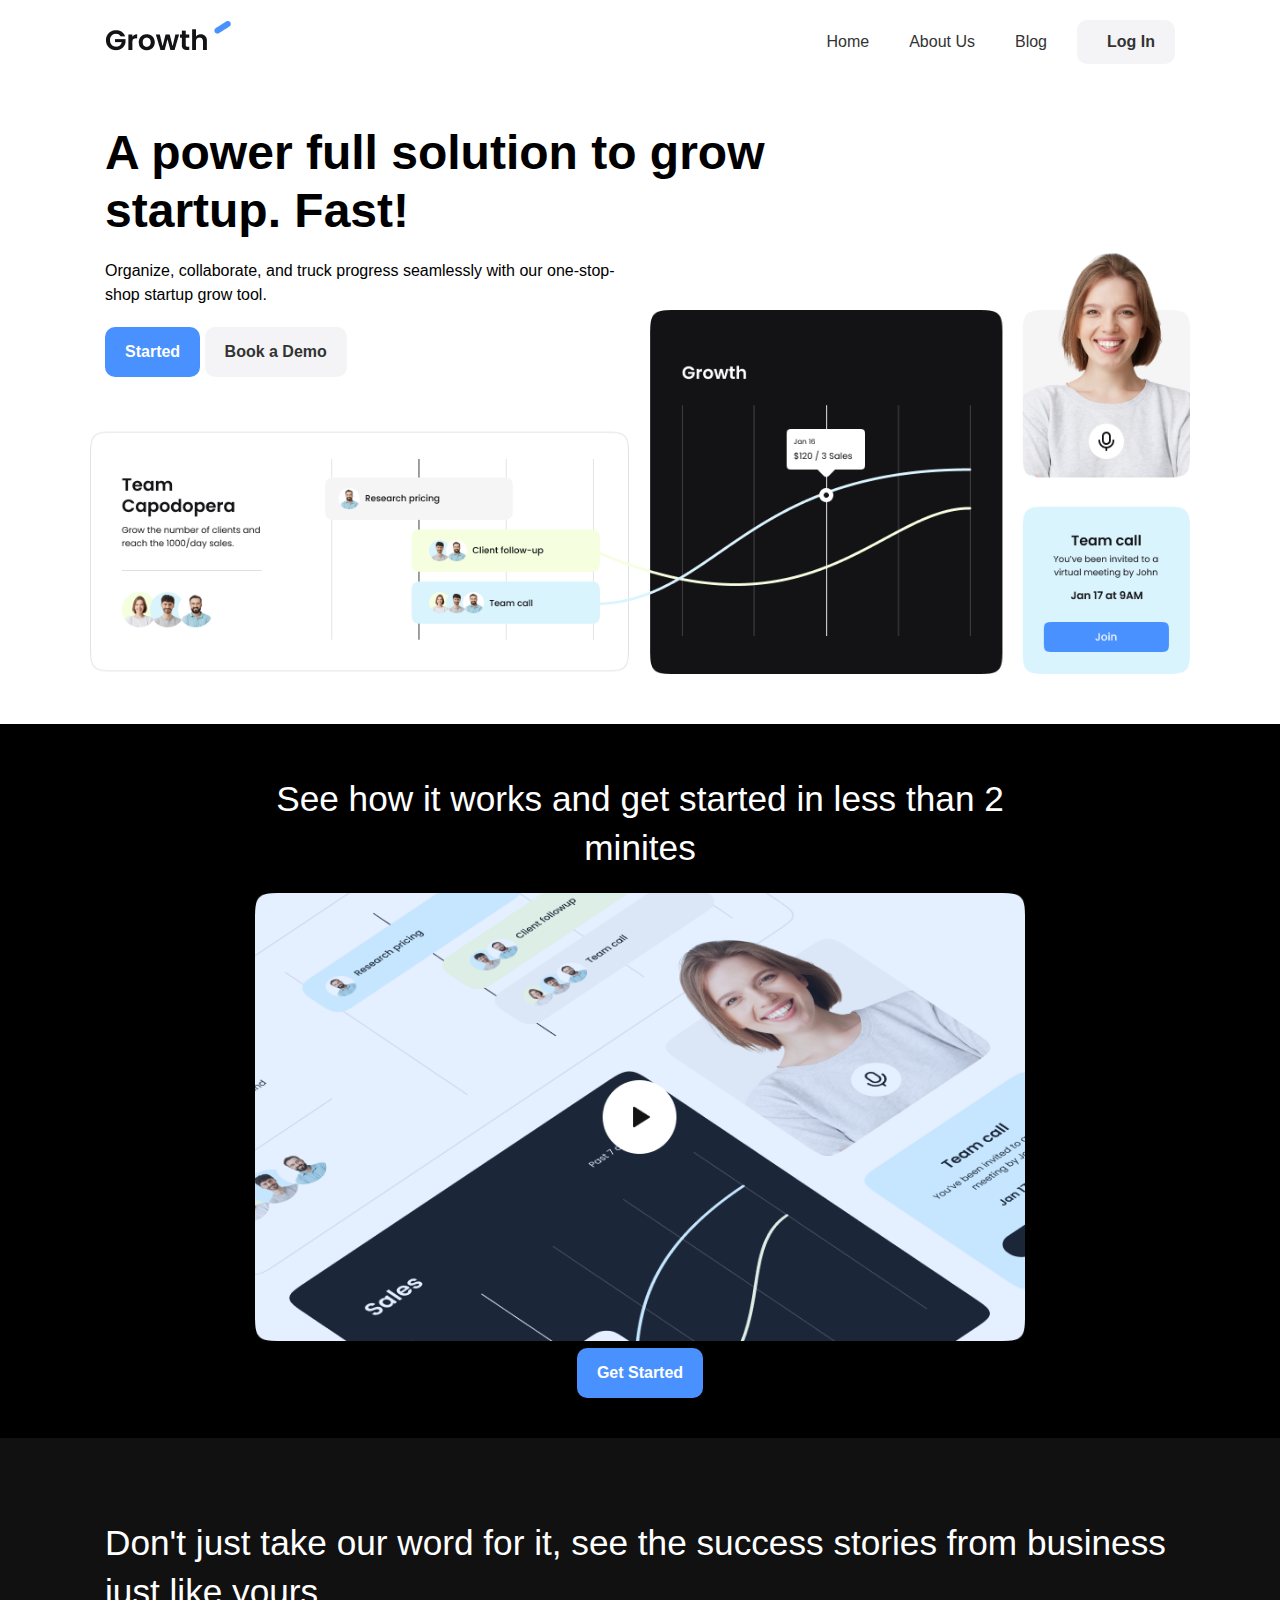
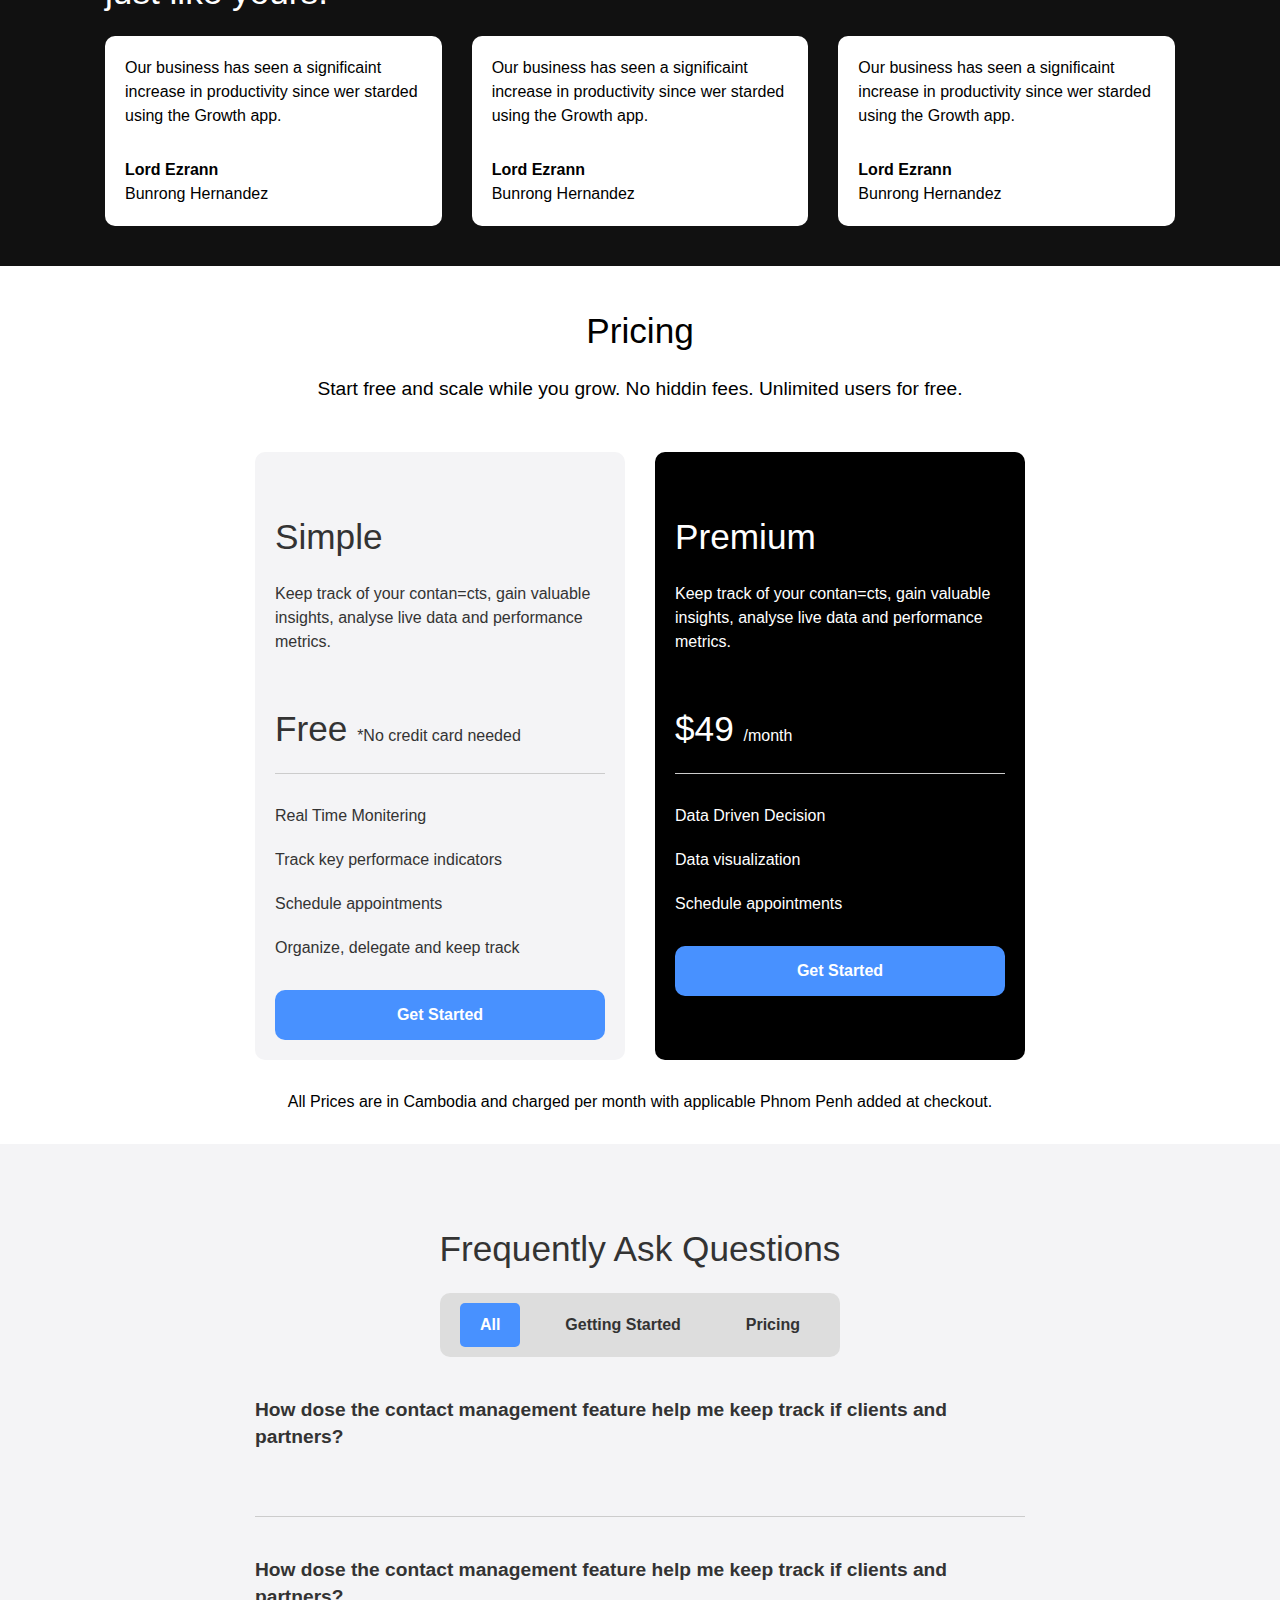
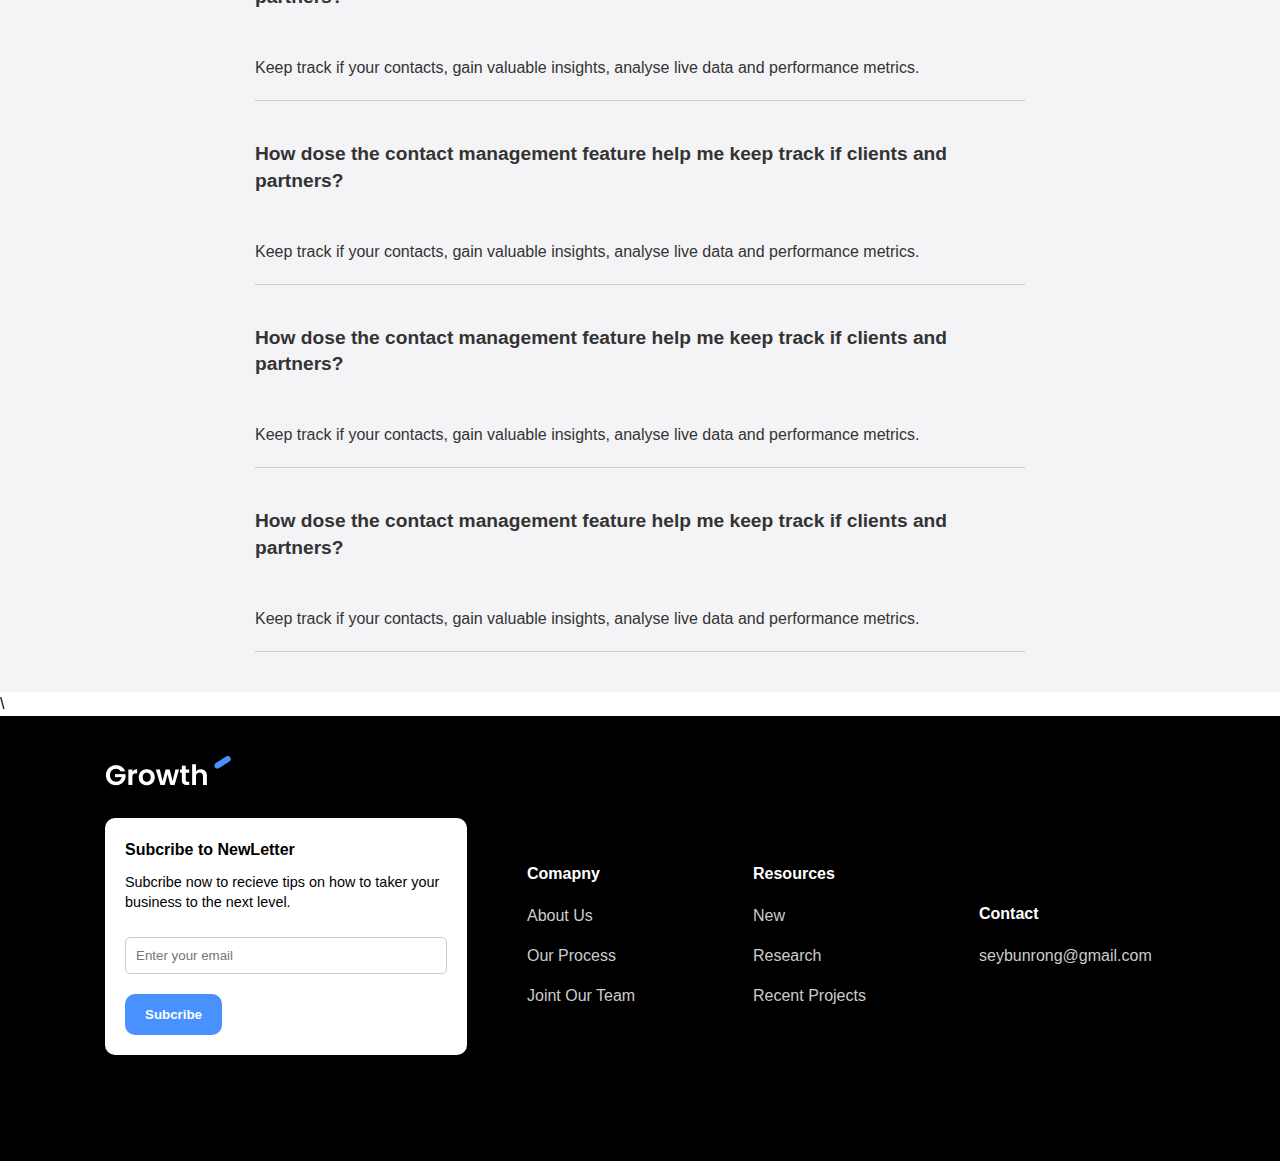
<file: index.html>
<!DOCTYPE html>
<html lang="en">

<head>
    <meta charset="UTF-8">
    <meta name="viewport" content="width=device-width, initial-scale=1.0">
    <link rel="stylesheet" href="/CSS/style.css">
    <link rel="stylesheet" href="https://cdnjs.cloudflare.com/ajax/libs/font-awesome/6.6.0/css/all.min.css"
        integrity="sha512-Kc323vGBEqzTmouAECnVceyQqyqdsSiqLQISBL29aUW4U/M7pSPA/gEUZQqv1cwx4OnYxTxve5UMg5GT6L4JJg=="
        crossorigin="anonymous" referrerpolicy="no-referrer" />
    <link rel="shortcut icon" href="/img/favicon.ico" type="image/x-icon">
    <title>Practice</title>
</head>

<body>
    <nav class="navbar">
        <div class="container">
            <div class="logo">
                <a href="/index.html">
                    <img src="/img/logo.png" alt="logo">
                </a>
            </div>
            <div class="main-menu">
                <ul>
                    <li>
                        <a href="/index.html">Home</a>
                    </li>
                    <li>
                        <a href="#">About Us</a>
                    </li>
                    <li>
                        <a href="#">Blog</a>
                    </li>
                    <li>
                        <a class="btn btn-light" href="#">
                            <i class="fas fa-user"></i> Log In
                        </a>
                    </li>
                </ul>
            </div>

            <!-- Hamburger Button -->
            <button class="hamburgar-button" aria-label="Toggle menu">
                <div class="hamburgar-line"></div>
                <div class="hamburgar-line"></div>
                <div class="hamburgar-line"></div>
            </button>
             <div class="mobile-menu">
                <ul>
                    <li>
                        <a href="/index.html">Home</a>
                    </li>
                    <li>
                        <a href="#">About Us</a>
                    </li>
                    <li>
                        <a href="#">Blog</a>
                    </li>
                    <li>
                        <a class="btn btn-light" href="#">
                            <i class="fas fa-user"></i> Log In
                        </a>
                    </li>
                </ul>
             </div>
        </div>
    </nav>

    <!-- Hero -->

    <section class="hero">
        <div class="container">
            <div class="hero-content">
                <h1 class="hero-heading text-xxl">
                    A power full solution to grow startup. Fast!
                </h1>
                <p class="hero-text">
                    Organize, collaborate, and truck progress
                    seamlessly with our
                    one-stop-shop startup grow tool.
                </p>
                <div class="hero-bunttons">
                    <a href="#" class="btn btn-primary">
                        Started
                    </a>
                    <a href="#" class="btn "> <i class="fa fa-laptop"></i>
                        Book a Demo
                    </a>
                </div>
            </div>
        </div>
    </section>

    <!-- Video Section -->

    <section class="video bg-black">
        <div class="container-sm">
            <h2 class="video-heading text-xl text-center">
                See how it works and get started in less than 2
                minites
            </h2>
            <div class="video-content">
                <a href="#">
                    <img src="/img/video-preview.png" alt="video" class="video-previeww">
                </a>

                <a href="#" class="btn btn-primary">
                    Get Started
                </a>
            </div>
        </div>
    </section>

    <!-- Testimonials -->

    <section class="testimonials bg-dark">
        <div class="container">
            <h3 class="testmonials-heading text-xl">
                Don't just take our word for it, see the success
                stories from business just like yours.
            </h3>
            <div class="testimonials-grid">
                <div class="card">
                    <p>
                        Our business has seen a significaint increase
                        in productivity
                        since wer starded using the Growth app.
                    </p>

                    <p>Lord Ezrann</p>

                    <p>Bunrong Hernandez</p>

                </div>
                <div class="card">
                    <p>
                        Our business has seen a significaint increase
                        in productivity
                        since wer starded using the Growth app.
                    </p>

                    <p>Lord Ezrann</p>

                    <p>Bunrong Hernandez</p>

                </div>
                <div class="card">
                    <p>
                        Our business has seen a significaint increase
                        in productivity
                        since wer starded using the Growth app.
                    </p>

                    <p>Lord Ezrann</p>

                    <p>Bunrong Hernandez</p>

                </div>
            </div>
        </div>
    </section>

    <!-- Pricing -->

    <section class="pricing">
        <div class="container-sm">
            <h3 class="pricing-heading text-xl text-center">
                Pricing
            </h3>
            <p class="pricing-subheading text-md text-center">
                Start free and scale while you grow. No hiddin
                fees. Unlimited users
                for free.
            </p>
            <div class="pricing-grid">
                <!-- Pricing card 1 -->
                <div class="card bg-light">
                    <div class="pricing-card-header">
                        <h4 class="pricing-heading text-xl">
                            Simple
                        </h4>
                        <p class="pricing-card-subheading">
                            Keep track of your contan=cts, gain valuable
                            insights, analyse
                            live data and performance metrics.
                        </p>
                        <p class="pricing-card-price">
                            <span class="text-xl">
                                Free
                            </span>
                            *No credit card needed
                        </p>
                    </div>
                    <div class="pricing-card-body">
                        <ul>
                            <li>
                                <i class="fas fa-check">
                                </i>
                                Real Time Monitering
                            </li>
                            <li>
                                <i class="fas fa-check">
                                </i>
                                Track key performace indicators
                            </li>
                            <li>
                                <i class="fas fa-check">
                                </i>
                                Schedule appointments
                            </li>
                            <li>
                                <i class="fas fa-check">
                                </i>
                                Organize, delegate and keep track
                            </li>
                        </ul>
                        <a href="#" class="btn btn-primary btn-block">Get Started</a>
                    </div>
                </div>
                <div class="card bg-black">
                    <div class="pricing-card-header">
                        <h4 class="pricing-heading text-xl">
                            Premium
                        </h4>
                        <p class="pricing-card-subheading">
                            Keep track of your contan=cts, gain valuable
                            insights, analyse
                            live data and performance metrics.
                        </p>
                        <p class="pricing-card-price">
                            <span class="text-xl">
                                $49
                            </span>
                            /month
                        </p>
                    </div>
                    <div class="pricing-card-body">
                        <ul>
                            <li>
                                <i class="fas fa-check">
                                </i>
                                Data Driven Decision
                            </li>
                            <li>
                                <i class="fas fa-check">
                                </i>
                                Data visualization
                            </li>
                            <li>
                                <i class="fas fa-check">
                                </i>
                                Schedule appointments
                            </li>
                        </ul>
                        <a href="#" class="btn btn-primary btn-block">Get Started</a>
                    </div>
                </div>
            </div>
            <p class="pricing-footer text-center">
                All Prices are in Cambodia and charged per month with
                applicable Phnom Penh added at checkout.
            </p>
        </div>
    </section>

    <!-- FAQ -->
    <section class="faq bg-light">
        <div class="container-sm">
            <h3 class="text-xl text-center">
                Frequently Ask Questions
            </h3>
            <ul class="faq-menu">
                <li class="active">
                    All
                </li>
                <li>Getting Started</li>
                <li>Pricing</li>
            </ul>
            <div class="faq-content">
                <div class="faq-group">
                    <div class="faq-group-header">
                        <h4 class="text-md">
                            How dose the contact management feature
                            help me keep track if
                            clients and partners?
                        </h4>
                        <i class="fas fa-minus"></i>
                    </div>
                    <div class="faq-group-body open">

                    </div>
                </div>
                <div class="faq-group">
                    <div class="faq-group-header">
                        <h4 class="text-md">
                            How dose the contact management feature
                            help me keep track if
                            clients and partners?
                        </h4>
                        <i class="fas fa-plus"></i>
                    </div>
                    <div class="faq-group-body open">
                        <p>
                            Keep track if your contacts, gain valuable
                            insights, analyse
                            live data and performance metrics.
                        </p>
                    </div>
                </div>
                <div class="faq-group">
                    <div class="faq-group-header">
                        <h4 class="text-md">
                            How dose the contact management feature
                            help me keep track if
                            clients and partners?
                        </h4>
                        <i class="fas fa-plus"></i>
                    </div>
                    <div class="faq-group-body open">
                        <p>
                            Keep track if your contacts, gain valuable
                            insights, analyse
                            live data and performance metrics.
                        </p>
                    </div>
                </div>
                <div class="faq-group">
                    <div class="faq-group-header">
                        <h4 class="text-md">
                            How dose the contact management feature
                            help me keep track if
                            clients and partners?
                        </h4>
                        <i class="fas fa-plus"></i>
                    </div>
                    <div class="faq-group-body open">
                        <p>
                            Keep track if your contacts, gain valuable
                            insights, analyse
                            live data and performance metrics.
                        </p>
                    </div>
                </div>
                <div class="faq-group">
                    <div class="faq-group-header">
                        <h4 class="text-md">
                            How dose the contact management feature
                            help me keep track if
                            clients and partners?
                        </h4>
                        <i class="fas fa-plus"></i>
                    </div>
                    <div class="faq-group-body open">
                        <p>
                            Keep track if your contacts, gain valuable
                            insights, analyse
                            live data and performance metrics.
                        </p>
                    </div>
                </div>
            </div>
        </div>
    </section>

    <!-- Footer -->\
<footer class="footer bg-black">
    <div class="container">
        <div class="footer-grid">
            <div>
                <a href="/index.html">
                    <img src="/img/logo-white.png " alt="logo">
                </a>
                <div class="card">
                    <h4>Subcribe to NewLetter</h4>
                    <p class="text-sm">
                        Subcribe now to recieve tips on how to taker your business to 
                        the next level.
                    </p>
                    <form>
                        <input type="email" id="email" placeholder="Enter your email">
                        <button type="submit" class="btn btn-primary">Subcribe</button>
                    </form>
                </div>
                <i class="fab fa-linkedin"></i>
                <i class="fab fa-twitter"></i>
            </div>
            <div>
                <h4>Comapny</h4>
                <ul>
                    <li><a href="#">About Us</a></li>
                    <li><a href="#">Our Process</a></li>
                    <li><a href="#">Joint Our Team</a></li>
                </ul>
            </div>
            <div>
                <h4>Resources</h4>
                <ul>
                    <li><a href="#">New</a></li>
                    <li><a href="#">Research</a></li>
                    <li><a href="#">Recent Projects</a></li>
                </ul>
            </div>
            <div>
                <h4>Contact</h4>
                <ul>
                    <li><a href="#">seybunrong@gmail.com</a></li>
                </ul>
            </div>
        </div>
    </div>
</footer>


    <script src="/js/main.js"></script>
</body>

</html>
</file>
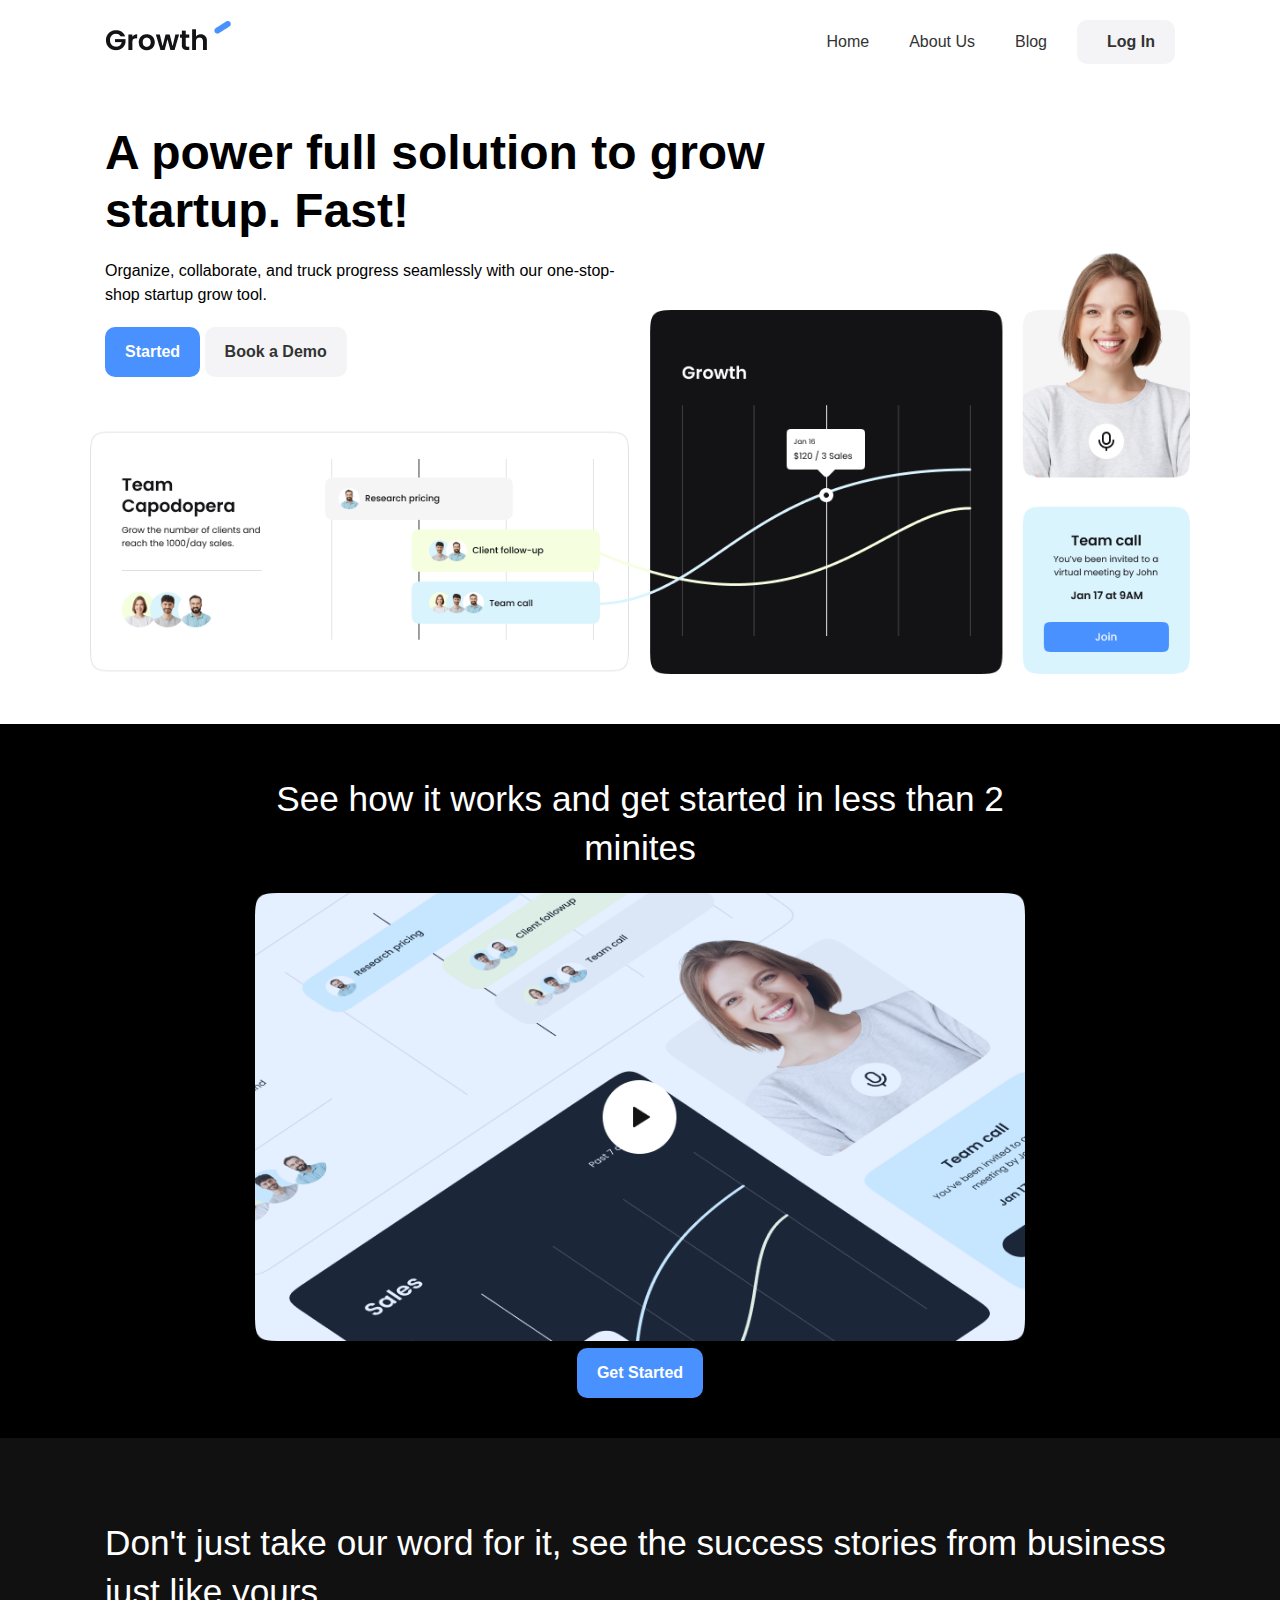
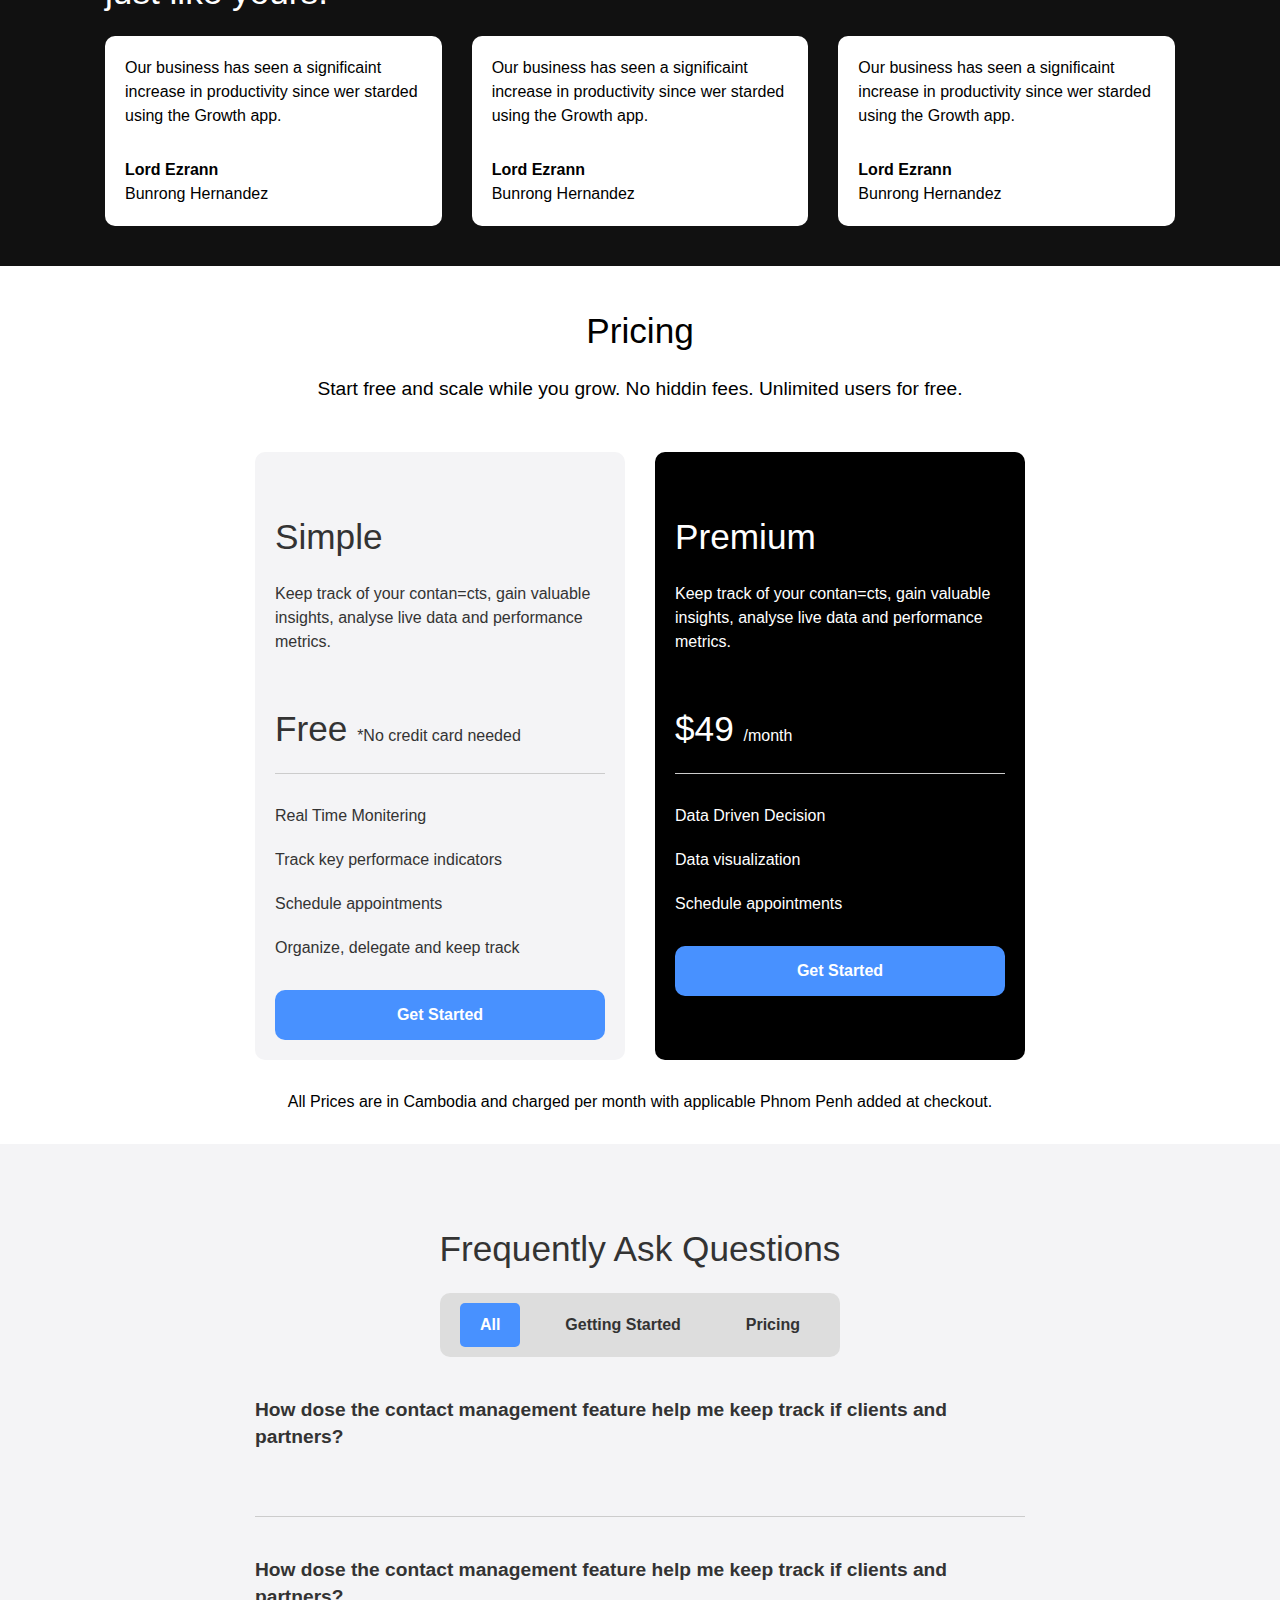
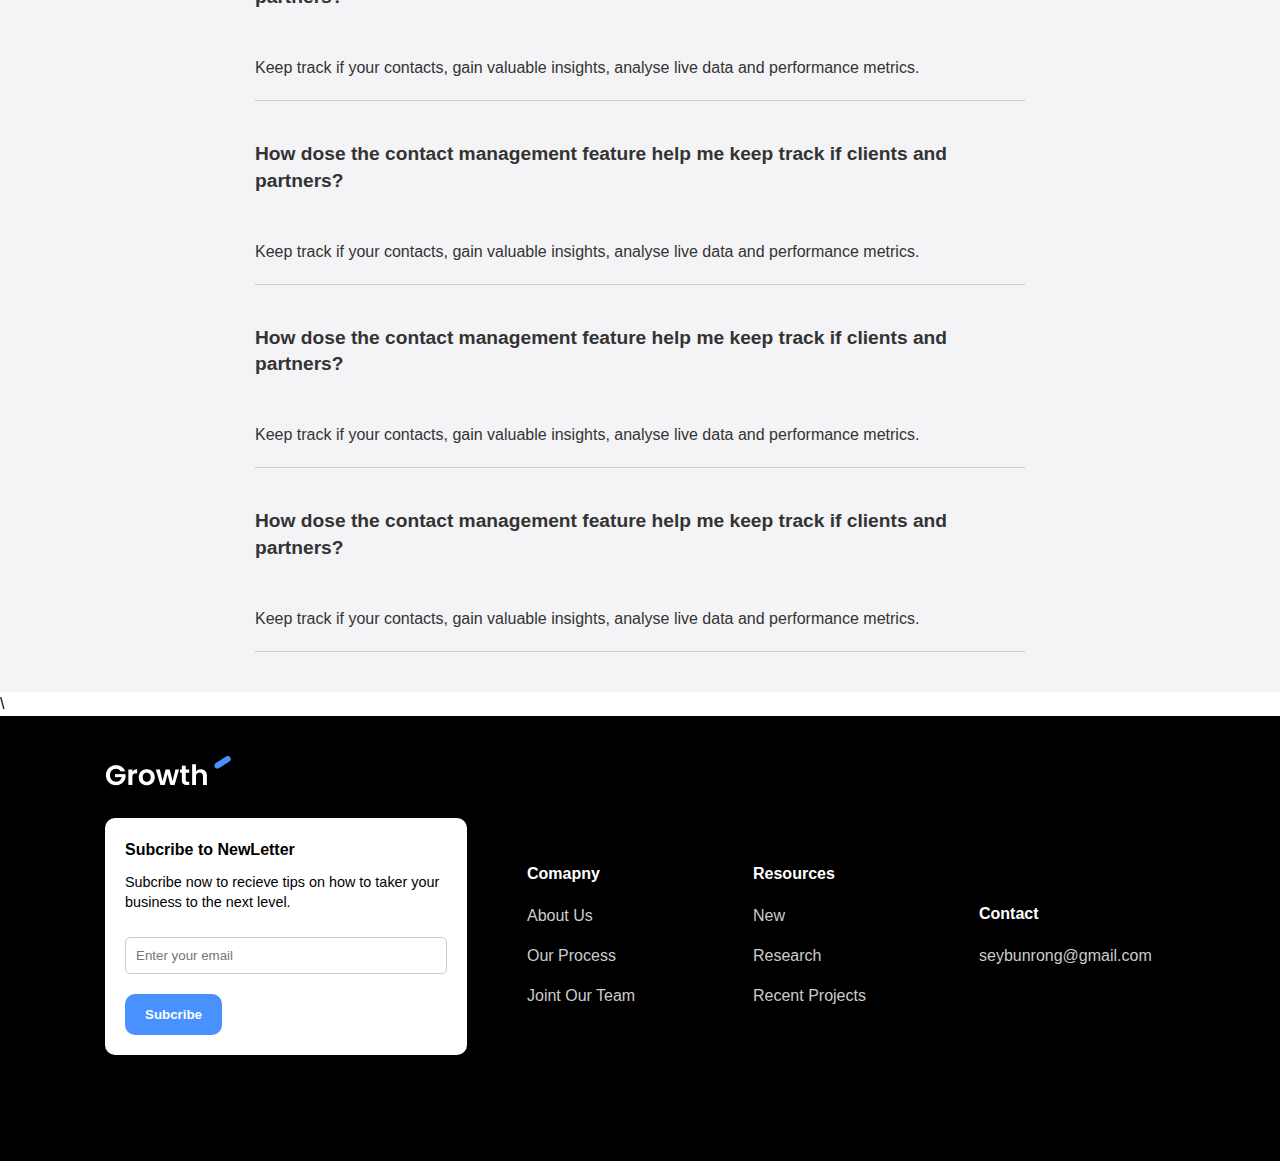
<file: HTML/index.html>
<!DOCTYPE html>
<html lang="en">

<head>
    <meta charset="UTF-8">
    <meta name="viewport" content="width=device-width, initial-scale=1.0">
    <link rel="stylesheet" href="../CSS/style.css">
    <link rel="stylesheet" href="https://cdnjs.cloudflare.com/ajax/libs/font-awesome/6.6.0/css/all.min.css"
        integrity="sha512-Kc323vGBEqzTmouAECnVceyQqyqdsSiqLQISBL29aUW4U/M7pSPA/gEUZQqv1cwx4OnYxTxve5UMg5GT6L4JJg=="
        crossorigin="anonymous" referrerpolicy="no-referrer" />
    <link rel="shortcut icon" href="../img/favicon.ico" type="image/x-icon">
    <title>Practice</title>
</head>

<body>
    <nav class="navbar">
        <div class="container">
            <div class="logo">
                <a href="../HTML/index.html">
                    <img src="../img/logo.png" alt="logo">
                </a>
            </div>
            <div class="main-menu">
                <ul>
                    <li>
                        <a href="../HTML/index.html">Home</a>
                    </li>
                    <li>
                        <a href="#">About Us</a>
                    </li>
                    <li>
                        <a href="#">Blog</a>
                    </li>
                    <li>
                        <a class="btn btn-light" href="#">
                            <i class="fas fa-user"></i> Log In
                        </a>
                    </li>
                </ul>
            </div>

            <!-- Hamburger Button -->
             <button class="hamburgar-button">
                <div class="hamburgar-line"></div>
                <div class="hamburgar-line"></div>
                <div class="hamburgar-line"></div>
             </button>
             <div class="mobile-menu">
                <ul>
                    <li>
                        <a href="../HTML/index.html">Home</a>
                    </li>
                    <li>
                        <a href="#">About Us</a>
                    </li>
                    <li>
                        <a href="#">Blog</a>
                    </li>
                    <li>
                        <a class="btn btn-light" href="#">
                            <i class="fas fa-user"></i> Log In
                        </a>
                    </li>
                </ul>
             </div>
        </div>
    </nav>

    <!-- Hero -->

    <section class="hero">
        <div class="container">
            <div class="hero-content">
                <h1 class="hero-heading text-xxl">
                    A power full solution to grow startup. Fast!
                </h1>
                <p class="hero-text">
                    Organize, collaborate, and truck progress
                    seamlessly with our
                    one-stop-shop startup grow tool.
                </p>
                <div class="hero-bunttons">
                    <a href="#" class="btn btn-primary">
                        Started
                    </a>
                    <a href="#" class="btn "> <i class="fa fa-laptop"></i>
                        Book a Demo
                    </a>
                </div>
            </div>
        </div>
    </section>

    <!-- Video Section -->

    <section class="video bg-black">
        <div class="container-sm">
            <h2 class="video-heading text-xl text-center">
                See how it works and get started in less than 2
                minites
            </h2>
            <div class="video-content">
                <a href="#">
                    <img src="../img/video-preview.png" alt="video" class="video-previeww">
                </a>

                <a href="#" class="btn btn-primary">
                    Get Started
                </a>
            </div>
        </div>
    </section>

    <!-- Testimonials -->

    <section class="testimonials bg-dark">
        <div class="container">
            <h3 class="testmonials-heading text-xl">
                Don't just take our word for it, see the success
                stories from business just like yours.
            </h3>
            <div class="testimonials-grid">
                <div class="card">
                    <p>
                        Our business has seen a significaint increase
                        in productivity
                        since wer starded using the Growth app.
                    </p>

                    <p>Lord Ezrann</p>

                    <p>Bunrong Hernandez</p>

                </div>
                <div class="card">
                    <p>
                        Our business has seen a significaint increase
                        in productivity
                        since wer starded using the Growth app.
                    </p>

                    <p>Lord Ezrann</p>

                    <p>Bunrong Hernandez</p>

                </div>
                <div class="card">
                    <p>
                        Our business has seen a significaint increase
                        in productivity
                        since wer starded using the Growth app.
                    </p>

                    <p>Lord Ezrann</p>

                    <p>Bunrong Hernandez</p>

                </div>
            </div>
        </div>
    </section>

    <!-- Pricing -->

    <section class="pricing">
        <div class="container-sm">
            <h3 class="pricing-heading text-xl text-center">
                Pricing
            </h3>
            <p class="pricing-subheading text-md text-center">
                Start free and scale while you grow. No hiddin
                fees. Unlimited users
                for free.
            </p>
            <div class="pricing-grid">
                <!-- Pricing card 1 -->
                <div class="card bg-light">
                    <div class="pricing-card-header">
                        <h4 class="pricing-heading text-xl">
                            Simple
                        </h4>
                        <p class="pricing-card-subheading">
                            Keep track of your contan=cts, gain valuable
                            insights, analyse
                            live data and performance metrics.
                        </p>
                        <p class="pricing-card-price">
                            <span class="text-xl">
                                Free
                            </span>
                            *No credit card needed
                        </p>
                    </div>
                    <div class="pricing-card-body">
                        <ul>
                            <li>
                                <i class="fas fa-check">
                                </i>
                                Real Time Monitering
                            </li>
                            <li>
                                <i class="fas fa-check">
                                </i>
                                Track key performace indicators
                            </li>
                            <li>
                                <i class="fas fa-check">
                                </i>
                                Schedule appointments
                            </li>
                            <li>
                                <i class="fas fa-check">
                                </i>
                                Organize, delegate and keep track
                            </li>
                        </ul>
                        <a href="#" class="btn btn-primary btn-block">Get Started</a>
                    </div>
                </div>
                <div class="card bg-black">
                    <div class="pricing-card-header">
                        <h4 class="pricing-heading text-xl">
                            Premium
                        </h4>
                        <p class="pricing-card-subheading">
                            Keep track of your contan=cts, gain valuable
                            insights, analyse
                            live data and performance metrics.
                        </p>
                        <p class="pricing-card-price">
                            <span class="text-xl">
                                $49
                            </span>
                            /month
                        </p>
                    </div>
                    <div class="pricing-card-body">
                        <ul>
                            <li>
                                <i class="fas fa-check">
                                </i>
                                Data Driven Decision
                            </li>
                            <li>
                                <i class="fas fa-check">
                                </i>
                                Data visualization
                            </li>
                            <li>
                                <i class="fas fa-check">
                                </i>
                                Schedule appointments
                            </li>
                        </ul>
                        <a href="#" class="btn btn-primary btn-block">Get Started</a>
                    </div>
                </div>
            </div>
            <p class="pricing-footer text-center">
                All Prices are in Cambodia and charged per month with
                applicable Phnom Penh added at checkout.
            </p>
        </div>
    </section>

    <!-- FAQ -->
    <section class="faq bg-light">
        <div class="container-sm">
            <h3 class="text-xl text-center">
                Frequently Ask Questions
            </h3>
            <ul class="faq-menu">
                <li class="active">
                    All
                </li>
                <li>Getting Started</li>
                <li>Pricing</li>
            </ul>
            <div class="faq-content">
                <div class="faq-group">
                    <div class="faq-group-header">
                        <h4 class="text-md">
                            How dose the contact management feature
                            help me keep track if
                            clients and partners?
                        </h4>
                        <i class="fas fa-minus"></i>
                    </div>
                    <div class="faq-group-body open">

                    </div>
                </div>
                <div class="faq-group">
                    <div class="faq-group-header">
                        <h4 class="text-md">
                            How dose the contact management feature
                            help me keep track if
                            clients and partners?
                        </h4>
                        <i class="fas fa-plus"></i>
                    </div>
                    <div class="faq-group-body open">
                        <p>
                            Keep track if your contacts, gain valuable
                            insights, analyse
                            live data and performance metrics.
                        </p>
                    </div>
                </div>
                <div class="faq-group">
                    <div class="faq-group-header">
                        <h4 class="text-md">
                            How dose the contact management feature
                            help me keep track if
                            clients and partners?
                        </h4>
                        <i class="fas fa-plus"></i>
                    </div>
                    <div class="faq-group-body open">
                        <p>
                            Keep track if your contacts, gain valuable
                            insights, analyse
                            live data and performance metrics.
                        </p>
                    </div>
                </div>
                <div class="faq-group">
                    <div class="faq-group-header">
                        <h4 class="text-md">
                            How dose the contact management feature
                            help me keep track if
                            clients and partners?
                        </h4>
                        <i class="fas fa-plus"></i>
                    </div>
                    <div class="faq-group-body open">
                        <p>
                            Keep track if your contacts, gain valuable
                            insights, analyse
                            live data and performance metrics.
                        </p>
                    </div>
                </div>
                <div class="faq-group">
                    <div class="faq-group-header">
                        <h4 class="text-md">
                            How dose the contact management feature
                            help me keep track if
                            clients and partners?
                        </h4>
                        <i class="fas fa-plus"></i>
                    </div>
                    <div class="faq-group-body open">
                        <p>
                            Keep track if your contacts, gain valuable
                            insights, analyse
                            live data and performance metrics.
                        </p>
                    </div>
                </div>
            </div>
        </div>
    </section>

    <!-- Footer -->\
<footer class="footer bg-black">
    <div class="container">
        <div class="footer-grid">
            <div>
                <a href="../HTML/index.html">
                    <img src="../img/logo-white.png" alt="logo">
                </a>
                <div class="card">
                    <h4>Subcribe to NewLetter</h4>
                    <p class="text-sm">
                        Subcribe now to recieve tips on how to taker your business to 
                        the next level.
                    </p>
                    <form>
                        <input type="email" id="email" placeholder="Enter your email">
                        <button type="submit" class="btn btn-primary">Subcribe</button>
                    </form>
                </div>
                <i class="fab fa-linkedin"></i>
                <i class="fab fa-twitter"></i>
            </div>
            <div>
                <h4>Comapny</h4>
                <ul>
                    <li><a href="#">About Us</a></li>
                    <li><a href="#">Our Process</a></li>
                    <li><a href="#">Joint Our Team</a></li>
                </ul>
            </div>
            <div>
                <h4>Resources</h4>
                <ul>
                    <li><a href="#">New</a></li>
                    <li><a href="#">Research</a></li>
                    <li><a href="#">Recent Projects</a></li>
                </ul>
            </div>
            <div>
                <h4>Contact</h4>
                <ul>
                    <li><a href="#">seybunrong@gmail.com</a></li>
                </ul>
            </div>
        </div>
    </div>
</footer>



    <script src="../js/main.js"></script>
</body>

</html>
</file>
<file: CSS/style.css>
/* @import url('https://fonts.googleapis.com/css2?family=Poppins:ital,wght@0,100;0,200;0,300;0,400;0,500;0,600;0,700;0,800;0,900;1,100;1,200;1,300;1,400;1,500;1,600;1,700;1,800;1,900&display=swap'); */

* {
    box-sizing: border-box;
    margin: 0;
    padding: 0;
}

:root {
    --primary-color: #4891ff;
    --light-color: #f4f4f6;
    --dark-color: #111;
}

body {
    font-family: 'poppins', sans-serif;
    font-size: 16px;
    line-height: 1.5;
    background-color: #fff;
    /* overflow: hidden; */
}

a {
    text-decoration: none;
    color: #333;
}

ul {
    list-style: none;
}

img {
    max-width: 100%;
}

/* Navbar */

.navbar {
    background-color: white;
    padding: 20px;
}

.navbar .container {
    display: flex;
    justify-content: space-between;
    align-items: center;


}

.navbar .main-menu ul {
    display: flex;

}

.navbar ul li a {
    padding: 10px 20px;
    display: block;
    font-weight: 600px;
    transition: 0.5s;

}

.navbar ul li a:hover {
    color: var(--primary-color);
}

.navbar ul li:last-child a {
    margin-left: 10px;

}

.navbar Ul li a i {
    margin-right: 10px;
}

/* Hero */
.hero {
    margin-bottom: 50px;
}

.hero .container {
    background: url('/img/hero-bg.png') no-repeat;
    background-size: contain;
    background-position: center bottom;
    height: 550px;
}

.hero .hero-content {
    width: 70%;
}

.hero .hero-text {
    width: 70%;
    margin-bottom: 20px;
}

/* Video Section */
.video {
    padding: 10px 0 40px;
}

.video .video-content {
    display: flex;
    flex-direction: column;
    align-items: center;

}

.video .video-preview {
    margin-bottom: 20px;
}

/* Testimonials */
.testimonials {
    padding: 40px 0;
}

.testimonials .testimonials-heading {
    width: 700px;
    margin-bottom: 40px;
}

.testimonials .testimonials-grid {
    display: grid;
    grid-template-columns: repeat(3, 1fr);
    gap: 30px;
}

.testimonials .card p:nth-child(2) {
    margin-top: 30px;
    font-weight: bold;
}

/* Pricing */
.pricing .pricing-grid {
    display: grid;
    grid-template-columns: repeat(2, 1fr);
    gap: 30px;
    margin-top: 50px;
}

.pricing .pricing-card-subheading {
    margin-bottom: 30px;

}

.pricing .pricing-card-price {
    margin-bottom: 30px;
    padding: 20px 0;
    border-bottom: 1px solid #ccc;
}

.pricing ul {
    margin: 30px 0;
}

.pricing ul li {
    margin-bottom: 20px;
}

.pricing ui li i {
    margin-right: 10px;
}

.pricing .pricing-footer {
    margin: 30px 0;
}

/* FAQ */
.faq {
    padding: 40px;
}

.faq .faq-group {
    border-bottom: 1px solid #ccc;
    padding-bottom: 20px;
}

.faq .faq-group .faq-group-header {
    padding: 20px 0;
    margin-bottom: 15px;
    position: relative;
}

.faq .faq-group .faq-group-header h4 {
    font-weight: 600;
    width: 95%;
}

.faq .faq-group .faq-group-header i {
    position: absolute;
    right: 00;
    top: 35px;
    font-size: 1.3rem;
    cursor: pointer;
}

.faq .faq-group .faq-group-body {
    display: none;
}

.faq .faq-group .faq-group-body.open {
    display: block;
}

.faq ul.faq-menu {
    max-width: 400px;
    margin: auto;
    display: flex;
    justify-content: space-between;
    align-items: center;
    background: #ddd;
    padding: 10px 20px;
    border-radius: 10px;
    font-weight: 600;
    cursor: pointer;
}

.faq ul.faq-menu li {
    padding: 10px 20px;
    border-radius: 5px;
    text-align: center;

}

.faq ul.faq-menu li.active {
    background: var(--primary-color);
    color: #fff;
}

/* Footer */
.footer {
    padding: 40px 0;

}

.footer h4 {
    margin-bottom: 10px;
}

.footer ul li {
    line-height: 2.5;
}

.footer a {
    color: #ccc;
}

.footer i {
    font-size: 1.5rem;
    margin-right: 10px;
}

.footer-grid {
    display: grid;
    grid-template-columns: 2fr 1fr 1fr 1fr;
    gap: 30px;
    justify-content: center;
    align-items: center;
}

.footer .card {
    margin: 20px 30px 30px 0;

}

.footer input[type='email'] {
    width: 100%;
    padding: 10px;
    border: 1px solid #ccc;
    border-radius: 5px;
    margin: 20px 0;
}


/* utility Classes */

.container {
    max-width: 1100px;
    margin: 0 auto;
    padding: 0 15px;
}

.container-sm {
    max-width: 800px;
    margin: 0 auto;
    padding: 0 15px;
}

/* Card */

.card {
    background: #fff;
    color: #000;
    border-radius: 10px;
    padding: 20px;
}

/* Button */
.btn {
    display: inline-block;
    padding: 13px 20px;
    background: var(--light-color);
    color: #333;
    font-weight: 600;
    text-decoration: none;
    border: none;
    border-radius: 10px;
    cursor: pointer;
    text-align: center;
    transition: 0.5s;
}

.btn:hover {
    opacity: 0.8;
}

.btn-primary {
    background: var(--primary-color);
    color: #fff;
}

.btn-dark {
    background: var(--dark-color);
    color: #fff;
}

.btn-block {
    display: block;
    width: 100%;
}

/* Text Classes */

.text-xxl {
    font-size: 3rem;
    /* 1rem = 16px*/
    line-height: 1.2;
    font-weight: 600;
    margin: 40px 0 20px;
}

.text-xl {
    font-size: 2.2rem;
    /* 1rem = 16px*/
    line-height: 1.4;
    font-weight: normal;
    margin: 40px 0 20px;
}

.text-lg {
    font-size: 1.8rem;
    /* 1rem = 16px*/
    line-height: 1.4;
    font-weight: normal;
    margin: 30px 0 20px;
}

.text-md {
    font-size: 1.2rem;
    /* 1rem = 16px*/
    line-height: 1.4;
    font-weight: normal;
    margin: 20px 0 10px;
}

.text-sm {
    font-size: 0.9rem;
    /* 1rem = 16px*/
    line-height: 1.4;
    font-weight: normal;
    margin: 10px 0 5px;
}

.text-center {
    text-align: center;
}

/* Background */
.bg-primary {
    background: var(--primary-color);
    color: #fff;
}

.bg-light {
    background: var(--light-color);
    color: #333;
}

.bg-dark {
    background: var(--dark-color);
    color: #fff;
}

.bg-black {
    background: #000;
    color: #fff;
}

/* Hamburgar Button */
.hamburgar-button {
    display: none;
    background: none;
    border: none;
    cursor: pointer;
    padding: 10px;
    z-index: 1000;
}

.hamburgar-button .hamburgar-line {
    width: 30px;
    height: 3px;
    background: #333;
    margin: 6px 0;
}

/* Mobile Menu */
.mobile-menu {
    position: fixed;
    top: 0;
    right: -300px;

    width: 250px;
    height: 100%;
    z-index: 100;
    background: #fff;
    box-shadow: 0px 0px 10px rbs(0, 0, 0, 0.2);
    transition: right 0.3s ease-in-out;
}

.mobile-menu.active {
    right: 0;
}

.mobile-menu ul {
    margin-top: 100px;
    padding-right: 10px;

}

.mobile-menu ul li {
    margin: 10px 0;

}

.mobile-menu ul li a {
    font-size: 20px;
    transform: 0.3s;
}

/* Media Queries */
@media (max-width:960px) {
    .text-xxl {
        font-size: 2.5rem;
    }
}

@media(max-width: 670px) {
    .navbar .main-menu {
        display: none;
    }

    .navbar .hamburgar-button {
        display: none;
    }

    .hero .container {
        
        background: url('/img/hero-bg-mobile.png') no-repeat;
        background-size: 350px 400px;
        background-position: bottom;
        height: 770px;
    }

    .hero .hero-content,
    .hero .hero-text {
        width: 100%;
        text-align: center;
    }

    .hero .hero-bunttons .btn {
        margin-bottom: 10px;
        display: block;
        width: 100%;
    }

    .testimonials .testimonials-heading {
        max-width: 100%;
        text-align: center;
    }

    .testimonials .testimonials-grid,
    .pricing .pricing-grid,
    .footer .footer-grid {
        grid-template-columns: 1fr;
    }

    .footer .card{
        margin-right: 0;
    }

    .footer .footer-grid > div{
        text-align: center;
    }


    /* Text */
    .text-xl {
        font-size: 1.9rem;
    }

    .text-lg {
        font-size: 1.5rem;
    }

    .text-md {
        font-size: 1.1rem;
    }


}

@media(max-width: 500px) {
    .text-xxl{
        font-size: 2rem;
    }
}
</file>
